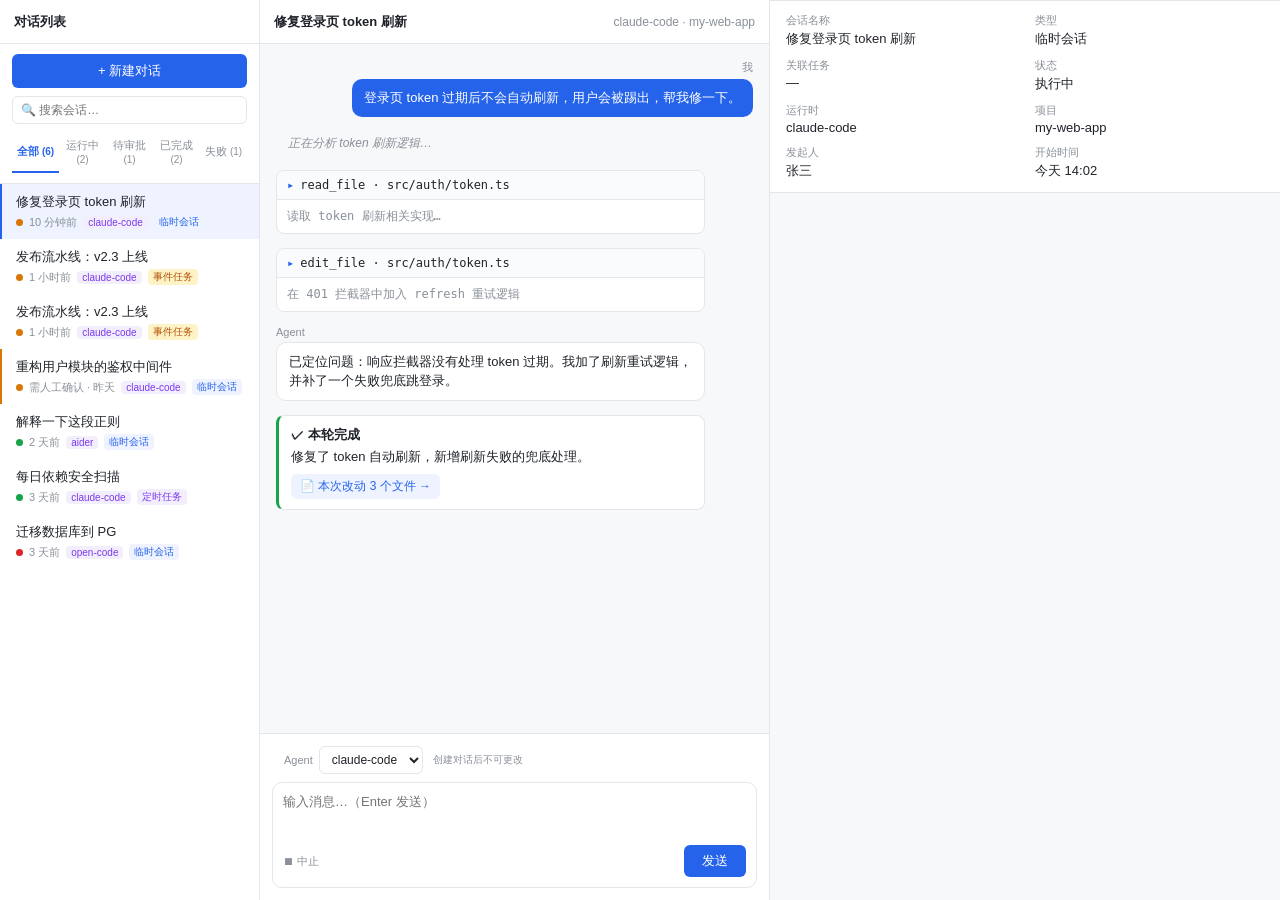
<file: docs/product/agent-orchestration/spec/chat-module-prototype.html>
<!DOCTYPE html>
<html lang="zh-CN">
<head>
<meta charset="UTF-8">
<meta name="viewport" content="width=device-width, initial-scale=1.0">
<title>通用聊天模块 — 布局原型</title>
<style>
  * { margin: 0; padding: 0; box-sizing: border-box; }
  :root {
    --bg: #f7f8fa;
    --panel: #ffffff;
    --border: #e3e6ea;
    --text: #1f2329;
    --text-sub: #8a9099;
    --accent: #2563eb;
    --accent-soft: #eef3ff;
    --green: #16a34a;
    --red: #dc2626;
    --amber: #d97706;
    --mono: "SF Mono", "Menlo", "Consolas", monospace;
  }
  html, body { height: 100%; }
  body {
    font-family: -apple-system, "PingFang SC", "Microsoft YaHei", sans-serif;
    background: var(--bg);
    color: var(--text);
    font-size: 13px;
    display: flex;
    flex-direction: column;
  }
  .app { flex: 1; display: grid; grid-template-columns: 260px 1fr 1fr; height: 100vh; }

  /* 通用面板 */
  .col { display: flex; flex-direction: column; min-width: 0; border-right: 1px solid var(--border); }
  .col:last-child { border-right: none; }
  .panel-head {
    height: 44px; flex-shrink: 0; display: flex; align-items: center; justify-content: space-between;
    padding: 0 14px; border-bottom: 1px solid var(--border); background: var(--panel);
    font-weight: 600; font-size: 13px;
  }
  .panel-head .sub { font-weight: 400; color: var(--text-sub); font-size: 12px; }

  /* ---- 左：对话列表 ---- */
  .conv-col { background: var(--panel); }
  .conv-toolbar { padding: 10px 12px; border-bottom: 1px solid var(--border); display: flex; flex-direction: column; gap: 8px; }
  .btn-new {
    background: var(--accent); color: #fff; border: none; border-radius: 6px;
    padding: 8px; font-size: 13px; cursor: pointer; font-weight: 500;
  }
  .search { border: 1px solid var(--border); border-radius: 6px; padding: 6px 8px; font-size: 12px; }
  .status-tabs { display: flex; gap: 0; }
  .status-tab {
    flex: 1; text-align: center; padding: 6px 0; font-size: 11px; cursor: pointer;
    border-bottom: 2px solid transparent; color: var(--text-sub); background: none; border-top: none; border-left: none; border-right: none;
  }
  .status-tab:hover { color: var(--text); }
  .status-tab.active { color: var(--accent); border-bottom-color: var(--accent); font-weight: 600; }
  .status-tab .count { font-size: 10px; }
  .conv-item.waiting { border-left-color: var(--amber); }
  .conv-list { flex: 1; overflow-y: auto; }
  .group-label {
    padding: 8px 14px 4px; font-size: 11px; color: var(--text-sub); font-weight: 600;
    display: flex; align-items: center; gap: 5px;
  }
  .group-label .count { color: var(--text-sub); font-weight: 400; }
  .conv-item {
    padding: 9px 14px; cursor: pointer; border-left: 2px solid transparent;
    display: flex; flex-direction: column; gap: 3px;
  }
  .conv-item:hover { background: var(--bg); }
  .conv-item.active { background: var(--accent-soft); border-left-color: var(--accent); }
  .conv-item .title { font-size: 13px; white-space: nowrap; overflow: hidden; text-overflow: ellipsis; }
  .conv-item .meta { font-size: 11px; color: var(--text-sub); display: flex; align-items: center; gap: 6px; }
  .dot { width: 7px; height: 7px; border-radius: 50%; flex-shrink: 0; }
  .dot.running { background: var(--amber); }
  .dot.waiting { background: var(--amber); }
  .dot.done { background: var(--green); }
  .dot.failed { background: var(--red); }

  /* 列表项 agent 标识 */
  .agent-badge { font-size: 10px; padding: 1px 5px; border-radius: 4px; background: #f3eefc; color: #7c3aed; }


  /* ---- 中：对话详情 + 输入 ---- */
  .chat-col { background: var(--bg); }
  .chat-body { flex: 1; overflow-y: auto; padding: 16px; display: flex; flex-direction: column; gap: 14px; }
  .msg { display: flex; flex-direction: column; gap: 4px; max-width: 90%; }
  .msg.user { align-self: flex-end; align-items: flex-end; }
  .msg .role { font-size: 11px; color: var(--text-sub); }
  .bubble { padding: 9px 12px; border-radius: 10px; line-height: 1.5; }
  .msg.user .bubble { background: var(--accent); color: #fff; }
  .msg.agent .bubble { background: var(--panel); border: 1px solid var(--border); }
  .thinking { color: var(--text-sub); font-style: italic; font-size: 12px; padding: 4px 12px; }
  .tool-card {
    background: var(--panel); border: 1px solid var(--border); border-radius: 8px;
    font-family: var(--mono); font-size: 12px; overflow: hidden; max-width: 90%;
  }
  .tool-card .tc-head { padding: 7px 10px; background: #fafbfc; border-bottom: 1px solid var(--border); display: flex; align-items: center; gap: 6px; cursor: pointer; }
  .tool-card .tc-head .ico { color: var(--accent); }
  .tool-card .tc-body { padding: 8px 10px; color: var(--text-sub); white-space: pre-wrap; }
  .result-card {
    background: var(--panel); border: 1px solid var(--border); border-left: 3px solid var(--green);
    border-radius: 8px; padding: 10px 12px; max-width: 90%;
  }
  .result-card .rc-title { font-weight: 600; margin-bottom: 4px; }
  .changes-badge {
    margin-top: 8px; display: inline-flex; align-items: center; gap: 5px;
    background: var(--accent-soft); color: var(--accent); padding: 4px 9px; border-radius: 6px;
    font-size: 12px; cursor: pointer;
  }
  .chat-input { flex-shrink: 0; border-top: 1px solid var(--border); background: var(--panel); padding: 12px; }
  .chat-input .box { border: 1px solid var(--border); border-radius: 10px; padding: 10px; display: flex; flex-direction: column; gap: 8px; }
  .chat-input textarea { border: none; resize: none; outline: none; font-family: inherit; font-size: 13px; height: 44px; }
  .chat-input .row { display: flex; justify-content: space-between; align-items: center; }
  .chat-input .opts { font-size: 11px; color: var(--text-sub); }
  .chat-opts { display: flex; align-items: center; gap: 6px; padding: 0 12px 8px; }
  .chat-opts .sel-label { font-size: 11px; color: var(--text-sub); }
  .chat-opts .sel-hint { font-size: 10px; color: var(--text-sub); }
  .chat-opts select { border: 1px solid var(--border); border-radius: 6px; padding: 5px 8px; font-size: 12px; color: var(--text); background: #fff; margin-right: 4px; }
  .chat-opts select:disabled { opacity: .5; }
  .btn-send { background: var(--accent); color: #fff; border: none; border-radius: 6px; padding: 7px 18px; cursor: pointer; font-size: 13px; }

  /* ---- 右：文件列表 + 文件详情 ---- */
  .file-col { display: flex; flex-direction: column; min-width: 0; }
  .file-col .info-bar { border-top: 1px solid var(--border); flex-shrink: 0; }
  .file-col .info-bar .flow-bar { margin-bottom: 4px; }
  .file-list-pane { flex: 1; display: flex; flex-direction: column; border-bottom: 1px solid var(--border); background: var(--panel); }
  .file-list { overflow-y: auto; flex: 1; }
  .file-item {
    padding: 8px 14px; cursor: pointer; display: flex; align-items: center; gap: 8px;
    font-family: var(--mono); font-size: 12px; border-left: 2px solid transparent;
  }
  .file-item:hover { background: var(--bg); }
  .file-item.active { background: var(--accent-soft); border-left-color: var(--accent); }
  .file-item .tag { width: 16px; text-align: center; font-weight: 700; border-radius: 3px; }
  .tag.M { color: var(--amber); }
  .tag.A { color: var(--green); }
  .tag.D { color: var(--red); }
  .file-item .fpath { flex: 1; white-space: nowrap; overflow: hidden; text-overflow: ellipsis; }
  .file-item .stat { font-size: 11px; }
  .stat .add { color: var(--green); }
  .stat .del { color: var(--red); }
  .diff { flex: 1; overflow: auto; font-family: var(--mono); font-size: 12px; line-height: 1.6; padding: 8px 0; }
  .diff .line { padding: 0 14px; white-space: pre; }
  .diff .hunk { color: var(--accent); background: var(--accent-soft); }
  .diff .add { background: #e6f7ed; color: #14753a; }
  .diff .del { background: #fdecec; color: #b42318; }
  .diff .ctx { color: var(--text); }
  .empty { flex: 1; display: flex; align-items: center; justify-content: center; color: var(--text-sub); font-size: 12px; }

  /* 文件 diff 弹窗 */
  .modal-overlay { position: fixed; inset: 0; background: rgba(0,0,0,.4); z-index: 100; display: flex; align-items: center; justify-content: center; }
  .modal-overlay.hidden { display: none; }
  .modal-box { background: var(--panel); border-radius: 10px; width: 80vw; height: 85vh; display: flex; flex-direction: column; box-shadow: 0 8px 40px rgba(0,0,0,.2); overflow: hidden; }
  .modal-box .m-head { padding: 14px 18px; font-size: 14px; font-weight: 600; border-bottom: 1px solid var(--border); display: flex; justify-content: space-between; align-items: center; flex-shrink: 0; }
  .modal-box .m-head .close { cursor: pointer; color: var(--text-sub); font-size: 20px; background: none; border: none; }
  .modal-box .m-body { flex: 1; overflow: auto; padding: 0; }
  .badge-num { background: var(--accent); color: #fff; border-radius: 9px; padding: 1px 7px; font-size: 11px; }

  /* 会话类型标签 */
  .type-tag { font-size: 10px; padding: 1px 5px; border-radius: 4px; flex-shrink: 0; }
  .type-tag.chat { background: #eef3ff; color: var(--accent); }
  .type-tag.event { background: #fef3c7; color: #b45309; }
  .type-tag.scheduled { background: #f3eefc; color: #7c3aed; }
  .type-tag.wf { background: #e6f7ed; color: #14753a; }

  /* ---- 中：workflow 视图 ---- */
  .wf-body { flex: 1; overflow-y: auto; padding: 16px; }
  .wf-head { display: flex; align-items: center; gap: 8px; margin-bottom: 14px; }
  .wf-head .wf-name { font-weight: 600; font-size: 14px; }
  .wf-progress { font-size: 12px; color: var(--text-sub); margin-bottom: 16px; }
  .wf-steps { display: flex; flex-direction: column; gap: 0; position: relative; }
  .wf-step { display: flex; gap: 12px; padding-bottom: 18px; position: relative; }
  .wf-step:not(:last-child)::before {
    content: ''; position: absolute; left: 10px; top: 22px; bottom: 0; width: 2px; background: var(--border);
  }
  .wf-step .node {
    width: 22px; height: 22px; border-radius: 50%; flex-shrink: 0; z-index: 1;
    display: flex; align-items: center; justify-content: center; font-size: 11px; color: #fff; font-weight: 700;
  }
  .node.done { background: var(--green); }
  .node.running { background: var(--amber); }
  .node.pending { background: #cbd2da; }
  .node.failed { background: var(--red); }
  .wf-step .step-body { flex: 1; }
  .wf-step .step-title { font-weight: 500; display: flex; align-items: center; gap: 8px; }
  .wf-step .step-state { font-size: 11px; color: var(--text-sub); }
  .wf-step .step-card {
    margin-top: 6px; background: var(--panel); border: 1px solid var(--border); border-radius: 8px;
    padding: 8px 10px; font-size: 12px; color: var(--text-sub);
  }
  .step-gate { margin-top: 6px; display: inline-flex; gap: 8px; }
  .step-gate button { font-size: 11px; padding: 4px 12px; border-radius: 6px; border: 1px solid var(--border); cursor: pointer; background: #fff; }
  .step-gate .approve { background: var(--green); color: #fff; border: none; }

  /* 中间顶部：基本信息栏 */
  .info-bar { flex-shrink: 0; padding: 12px 16px; border-bottom: 1px solid var(--border); background: var(--panel); }
  .info-meta {
    display: grid; grid-template-columns: repeat(auto-fill, minmax(150px, 1fr));
    gap: 10px 20px; font-size: 12px;
  }
  .info-meta .item { display: flex; flex-direction: column; gap: 2px; min-width: 0; }
  .info-meta .item > span { color: var(--text-sub); font-size: 11px; }
  .info-meta .item b { color: var(--text); font-weight: 500; font-size: 13px; white-space: nowrap; overflow: hidden; text-overflow: ellipsis; }
  .event-box {
    margin-top: 9px; background: #fafbfc; border: 1px solid var(--border); border-left: 3px solid var(--accent);
    border-radius: 6px; padding: 8px 10px; font-size: 12px;
  }
  .event-box .ev-head { display: flex; align-items: center; gap: 6px; color: var(--accent); font-weight: 500; margin-bottom: 3px; }
  .event-box .ev-desc { color: var(--text); line-height: 1.5; }
  .event-box .ev-link { color: var(--accent); text-decoration: none; }

  /* AgentFlow 水平流程 */
  .flow-bar { margin-top: 9px; }
  .flow-bar .fb-label { font-size: 11px; color: var(--text-sub); margin-bottom: 6px; }
  .flow-steps { display: flex; align-items: center; gap: 0; overflow-x: auto; padding-bottom: 4px; }
  .flow-node {
    display: flex; align-items: center; gap: 6px; padding: 6px 10px; border-radius: 8px;
    border: 1px solid var(--border); background: var(--panel); flex-shrink: 0; font-size: 12px;
  }
  .flow-node .fn-dot { width: 16px; height: 16px; border-radius: 50%; color: #fff; font-size: 10px; font-weight: 700; display: flex; align-items: center; justify-content: center; }
  .fn-dot.done { background: var(--green); }
  .fn-dot.running { background: var(--amber); }
  .fn-dot.pending { background: #cbd2da; }
  .fn-dot.failed { background: var(--red); }
  .flow-node.cur { border-color: var(--amber); background: #fffbeb; }
  .flow-arrow { color: var(--text-sub); padding: 0 6px; flex-shrink: 0; }
</style>
</head>
<body>
<div class="app">

  <!-- 左：对话列表 -->
  <div class="col conv-col">
    <div class="panel-head">对话列表</div>
    <div class="conv-toolbar">
      <button class="btn-new" onclick="newConversation()">+ 新建对话</button>
      <input class="search" placeholder="🔍 搜索会话…">
      <div class="status-tabs">
        <button class="status-tab active" onclick="filterList('all', this)">全部 <span class="count">(6)</span></button>
        <button class="status-tab" onclick="filterList('running', this)">运行中 <span class="count">(2)</span></button>
        <button class="status-tab" onclick="filterList('waiting', this)">待审批 <span class="count">(1)</span></button>
        <button class="status-tab" onclick="filterList('done', this)">已完成 <span class="count">(2)</span></button>
        <button class="status-tab" onclick="filterList('failed', this)">失败 <span class="count">(1)</span></button>
      </div>
    </div>
    <div class="conv-list">
      <!-- running -->
      <div class="conv-item active" data-status="running" onclick="showView('chat', this)">
        <div class="title">修复登录页 token 刷新</div>
        <div class="meta"><span class="dot running"></span>10 分钟前 <span class="agent-badge">claude-code</span> <span class="type-tag chat">临时会话</span></div>
      </div>
      <div class="conv-item" data-status="running" onclick="showView('wf', this)">
        <div class="title">发布流水线：v2.3 上线</div>
        <div class="meta"><span class="dot running"></span>1 小时前 <span class="agent-badge">claude-code</span> <span class="type-tag event">事件任务</span></div>
      </div>
      <div class="conv-item" id="wfConv" data-status="running" onclick="showView('wf', this)">
        <div class="title">发布流水线：v2.3 上线</div>
        <div class="meta"><span class="dot running"></span>1 小时前 <span class="agent-badge">claude-code</span> <span class="type-tag event">事件任务</span></div>
      </div>
      <!-- waiting approval -->
      <div class="conv-item waiting" data-status="waiting" onclick="showView('chat', this)">
        <div class="title">重构用户模块的鉴权中间件</div>
        <div class="meta"><span class="dot waiting"></span>需人工确认 · 昨天 <span class="agent-badge">claude-code</span> <span class="type-tag chat">临时会话</span></div>
      </div>
      <!-- done -->
      <div class="conv-item" data-status="done" onclick="showView('chat', this)">
        <div class="title">解释一下这段正则</div>
        <div class="meta"><span class="dot done"></span>2 天前 <span class="agent-badge">aider</span> <span class="type-tag chat">临时会话</span></div>
      </div>
      <div class="conv-item" data-status="done" onclick="showView('wf', this)">
        <div class="title">每日依赖安全扫描</div>
        <div class="meta"><span class="dot done"></span>3 天前 <span class="agent-badge">claude-code</span> <span class="type-tag scheduled">定时任务</span></div>
      </div>
      <!-- failed -->
      <div class="conv-item" data-status="failed" onclick="showView('chat', this)">
        <div class="title">迁移数据库到 PG</div>
        <div class="meta"><span class="dot failed"></span>3 天前 <span class="agent-badge">open-code</span> <span class="type-tag chat">临时会话</span></div>
      </div>
    </div>
  </div>

  <!-- 中：对话详情 / workflow 视图 + 输入 -->
  <div class="col chat-col">
    <div class="panel-head" id="centerTitle">
      修复登录页 token 刷新
      <span class="sub">claude-code · my-web-app</span>
    </div>

    <div class="flow-bar" id="centerFlow" style="display:none;padding:4px 16px 10px;flex-shrink:0;border-bottom:1px solid var(--border);">
      <div class="fb-label">AgentFlow · release-pipeline@v12</div>
      <div class="flow-steps">
        <div class="flow-node"><span class="fn-dot done">✓</span>拉取依赖</div>
        <span class="flow-arrow">→</span>
        <div class="flow-node"><span class="fn-dot done">✓</span>单元测试</div>
        <span class="flow-arrow">→</span>
        <div class="flow-node cur"><span class="fn-dot running">▶</span>构建镜像</div>
        <span class="flow-arrow">→</span>
        <div class="flow-node"><span class="fn-dot pending">4</span>部署预发·审查</div>
        <span class="flow-arrow">→</span>
        <div class="flow-node"><span class="fn-dot pending">5</span>灰度生产</div>
      </div>
    </div>

    <!-- 聊天视图 -->
    <div class="chat-body" id="chatView">
      <div class="msg user">
        <div class="role">我</div>
        <div class="bubble">登录页 token 过期后不会自动刷新，用户会被踢出，帮我修一下。</div>
      </div>
      <div class="thinking">正在分析 token 刷新逻辑…</div>
      <div class="tool-card">
        <div class="tc-head"><span class="ico">▸</span> read_file · src/auth/token.ts</div>
        <div class="tc-body">读取 token 刷新相关实现…</div>
      </div>
      <div class="tool-card">
        <div class="tc-head"><span class="ico">▸</span> edit_file · src/auth/token.ts</div>
        <div class="tc-body">在 401 拦截器中加入 refresh 重试逻辑</div>
      </div>
      <div class="msg agent">
        <div class="role">Agent</div>
        <div class="bubble">已定位问题：响应拦截器没有处理 token 过期。我加了刷新重试逻辑，并补了一个失败兜底跳登录。</div>
      </div>
      <div class="result-card">
        <div class="rc-title">✓ 本轮完成</div>
        <div>修复了 token 自动刷新，新增刷新失败的兜底处理。</div>
        <div class="changes-badge">📄 本次改动 3 个文件 →</div>
      </div>
    </div>

    <!-- workflow 视图：聊天内容（默认隐藏，AgentFlow 流程在上方信息栏）-->
    <div class="chat-body" id="wfView" style="display:none;">
      <div class="thinking">step 1 · 拉取代码并安装依赖 — 已完成（42s）</div>
      <div class="thinking">step 2 · 运行单元测试 — 已完成（318 通过 / 0 失败）</div>
      <div class="msg agent">
        <div class="role">Agent · step 3 构建镜像</div>
        <div class="bubble">开始构建镜像 app:v2.3，正在执行多阶段构建。</div>
      </div>
      <div class="tool-card">
        <div class="tc-head"><span class="ico">▸</span> shell · docker build</div>
        <div class="tc-body">$ docker build -t app:v2.3 .
Step 8/14 : RUN npm run build …</div>
      </div>
      <div class="result-card" style="border-left-color: var(--amber);">
        <div class="rc-title">⏸ 等待人工审查</div>
        <div>step 4「部署到预发」需人工确认（requiresConfirmation）后继续。</div>
        <div class="step-gate">
          <button class="approve">批准继续</button>
          <button>驳回</button>
        </div>
      </div>
    </div>


    <div class="chat-input">
      <div class="chat-opts">
        <span class="sel-label">Agent</span>
        <select class="agent-sel" id="agentSel"><option>claude-code</option><option>open-code</option><option>aider</option></select>
        <span class="sel-hint" id="agentHint">创建对话后不可更改</span>
      </div>
      <div class="box">
        <textarea placeholder="输入消息…（Enter 发送）"></textarea>
        <div class="row">
          <span class="opts">⏹ 中止</span>
          <button class="btn-send">发送</button>
        </div>
      </div>
    </div>
  </div>

  <!-- 右：文件列表 + 文件详情 -->
  <div class="col file-col">
    <!-- 基本信息栏：聊天 -->
    <div class="info-bar" id="infoChat">
      <div class="info-meta">
        <div class="item"><span>会话名称</span><b>修复登录页 token 刷新</b></div>
        <div class="item"><span>类型</span><b>临时会话</b></div>
        <div class="item"><span>关联任务</span><b>—</b></div>
        <div class="item"><span>状态</span><b>执行中</b></div>
        <div class="item"><span>运行时</span><b>claude-code</b></div>
        <div class="item"><span>项目</span><b>my-web-app</b></div>
        <div class="item"><span>发起人</span><b>张三</b></div>
        <div class="item"><span>开始时间</span><b>今天 14:02</b></div>
      </div>
    <!-- 基本信息栏：workflow（带事件触发概述）-->
    <div class="info-bar" id="infoWf" style="display:none;">
      <div class="info-meta">
        <div class="item"><span>会话名称</span><b>发布流水线：v2.3 上线</b></div>
        <div class="item"><span>类型</span><b>事件任务</b></div>
        <div class="item"><span>关联任务</span><b><a class="ev-link" href="#">run-8f3a2c</a></b></div>
        <div class="item"><span>状态</span><b>执行中</b></div>
        <div class="item"><span>当前步骤</span><b>3/5 · 构建镜像并推送</b></div>
        <div class="item"><span>所属 AgentFlow</span><b>release-pipeline@v12</b></div>
        <div class="item"><span>项目</span><b>my-web-app</b></div>
        <div class="item"><span>开始时间</span><b>今天 13:10</b></div>
        <div class="item"><span>结束人</span><b>—（进行中）</b></div>
        <div class="item"><span>事件来源</span><b>GitHub Release</b></div>
      </div>

    <div class="file-list-pane">
      <div class="panel-head">变更文件 <span class="badge-num">3</span></div>
      <div class="file-list">
        <div class="file-item active" onclick="openDiffModal('src/auth/token.ts')">
          <span class="tag M">M</span>
          <span class="fpath">src/auth/token.ts</span>
          <span class="stat"><span class="add">+18</span> <span class="del">-4</span></span>
        </div>
        <div class="file-item" onclick="openDiffModal('src/auth/interceptor.ts')">
          <span class="tag M">M</span>
          <span class="fpath"('src/auth/interceptor.ts')">src/auth/interceptor.ts</span>
          <span class="stat"><span class="add">+9</span> <span class="del">-2</span></span>
        </div>
        <div class="file-item" onclick="openDiffModal('src/auth/refresh.test.ts')">
          <span class="tag A">A</span>
          <span class="fpath"('src/auth/refresh.test.ts')">src/auth/refresh.test.ts</span>
          <span class="stat"><span class="add">+34</span></span>
        </div>
      </div>
    </div>
    </div>
    </div>
  </div>
</div>

</div>

    <div class="zoom-body" id="zoomBody"></div>
  </div>
</div>

<script>
  // 每个 step 的对话内容（演示）
  const stepChats = {
    '1·拉取代码并安装依赖': `
      <div class="msg agent"><div class="role">Agent · step 1</div><div class="bubble">克隆仓库 my-web-app@v2.3.0，安装依赖。</div></div>
      <div class="tool-card"><div class="tc-head"><span class="ico">▸</span> shell · git clone & npm ci</div><div class="tc-body">$ git checkout v2.3.0\n$ npm ci  … 完成（42s）</div></div>
      <div class="result-card"><div class="rc-title">✓ step 1 完成</div><div>依赖安装成功，耗时 42s。</div></div>`,
    '2·运行单元测试': `
      <div class="msg agent"><div class="role">Agent · step 2</div><div class="bubble">运行单元测试套件。</div></div>
      <div class="tool-card"><div class="tc-head"><span class="ico">▸</span> shell · npm test</div><div class="tc-body">$ npm test\n318 passing (12s)</div></div>
      <div class="result-card"><div class="rc-title">✓ step 2 完成</div><div>318 通过 / 0 失败。</div></div>`,
    '3·构建镜像并推送': `
      <div class="msg agent"><div class="role">Agent · step 3</div><div class="bubble">开始构建镜像 app:v2.3，正在执行多阶段构建。</div></div>
      <div class="tool-card"><div class="tc-head"><span class="ico">▸</span> shell · docker build</div><div class="tc-body">$ docker build -t app:v2.3 .\nStep 8/14 : RUN npm run build …</div></div>
      <div class="thinking">执行中 · 已 1m12s…</div>`,
    '4·部署预发 + 人工审查': `
      <div class="result-card" style="border-left-color: var(--amber);"><div class="rc-title">⏸ 等待人工审查</div><div>step 4「部署到预发」需人工确认（requiresConfirmation）后继续。</div><div class="step-gate"><button class="approve">批准继续</button><button>驳回</button></div></div>`,
    '5·灰度发布生产': `<div class="thinking">step 5 · 灰度发布生产 — 待执行</div>`
  };


  function newConversation() {
    document.querySelectorAll('.conv-item').forEach(i => i.classList.remove('active'));
    const chat = document.getElementById('chatView');
    const wf = document.getElementById('wfView');
    chat.style.display = 'flex';
    wf.style.display = 'none';
    chat.innerHTML = '<div class="empty">输入消息开始新对话</div>';
    document.getElementById('infoChat').style.display = 'block';
    document.getElementById('infoChat').innerHTML = '<div class="info-meta"><div class="item"><span>会话名称</span><b>新对话</b></div><div class="item"><span>类型</span><b>临时会话</b></div><div class="item"><span>状态</span><b>—</b></div><div class="item"><span>项目</span><b>—</b></div><div class="item"><span>发起人</span><b>—</b></div><div class="item"><span>开始时间</span><b>—</b></div></div>';
    document.getElementById('infoWf').style.display = 'none';
    document.getElementById('centerFlow').style.display = 'none';
    document.getElementById('centerTitle').innerHTML = '新对话 <span class="sub"></span>';
    // agent 可选择
    document.getElementById('agentSel').disabled = false;
    document.getElementById('agentHint').textContent = '';
  }

  function filterList(status, btn) {
    document.querySelectorAll('.status-tab').forEach(t => t.classList.remove('active'));
    btn.classList.add('active');
    document.querySelectorAll('.conv-item[data-status]').forEach(item => {
      item.style.display = (status === 'all' || item.dataset.status === status) ? '' : 'none';
    });
  }
  function showView(type, el, keepTitle) {
    // 列表高亮
    document.querySelectorAll('.conv-item').forEach(i => i.classList.remove('active'));
    if (el) el.classList.add('active');
    // 切换中间视图
    const chat = document.getElementById('chatView');
    const wf = document.getElementById('wfView');
    const infoChat = document.getElementById('infoChat');
    const infoWf = document.getElementById('infoWf');
    const title = document.getElementById('centerTitle');
    if (type === 'wf') {
      chat.style.display = 'none';
      wf.style.display = 'flex';
      infoChat.style.display = 'none';
      infoWf.style.display = 'block';
      document.getElementById('centerFlow').style.display = 'block';
      if (!keepTitle) title.innerHTML = el.querySelector('.title').innerText + ' <span class="sub">workflow · 5 steps</span>';
    } else {
      chat.style.display = 'flex';
      wf.style.display = 'none';
      infoChat.style.display = 'block';
      infoWf.style.display = 'none';
      document.getElementById('centerFlow').style.display = 'none';
      title.innerHTML = (el ? el.querySelector('.title').innerText : '修复登录页 token 刷新') + ' <span class="sub">claude-code · my-web-app</span>';
      // 已有对话不可更改 agent
      document.getElementById('agentSel').disabled = true;
      document.getElementById('agentHint').textContent = '已创建，不可更改';
    }


  }

  const fileDiffs = {
    "src/auth/token.ts": '<div class="diff"><div class="line hunk">@@ -12,7 +12,9 @@</div><div class="line ctx">   async getToken() {</div><div class="line del">-    return this.token;</div><div class="line add">+    if (this.isExpired()) {</div><div class="line add">+      await this.refresh();</div><div class="line add">+    }</div><div class="line add">+    return this.token;</div><div class="line ctx">   }</div><div class="line hunk">@@ -28,3 +30,8 @@</div><div class="line ctx">   async refresh() {</div><div class="line del">-    const r = await api.refresh();</div><div class="line add">+    const r = await api.refresh().catch(() => null);</div><div class="line add">+    if (\!r) { redirectToLogin(); return; }</div><div class="line add">+    this.token = r.token;</div></div>',
    "src/auth/interceptor.ts": '<div class="diff"><div class="line hunk">@@ -4,6 +4,11 @@</div><div class="line ctx"> export function setupInterceptors() {</div><div class="line add">+  api.interceptors.response.use(r => r, async err => {</div><div class="line add">+    if (err.status === 401) {</div><div class="line add">+      await refreshAndRetry(err.config);</div><div class="line add">+    }</div><div class="line add">+    return Promise.reject(err);</div><div class="line ctx">   });</div><div class="line ctx"> }</div></div>',
    "src/auth/refresh.test.ts": '<div class="diff"><div class="line hunk">@@ -0,0 +1,34 @@</div><div class="line add">+import { refreshAndRetry } from "./interceptor";</div><div class="line add">+</div><div class="line add">+describe("token refresh", () => {</div><div class="line add">+  it("retries on 401", async () => {</div><div class="line add">+    const result = await refreshAndRetry({ retry: true });</div><div class="line add">+    expect(result.status).toBe(200);</div><div class="line add">+  });</div><div class="line add">+});</div></div>'
  };
  function openDiffModal(path) {
    document.getElementById("diffModalPath").textContent = path;
    document.getElementById("diffModalBody").innerHTML = fileDiffs[path] || "";
    document.getElementById("diffModal").classList.remove("hidden");
  }
  function closeDiffModal(e) {
    if (e && e.target \!== document.getElementById("diffModal")) return;
    document.getElementById("diffModal").classList.add("hidden");
  }
</script>
</body>
</html>
</file>
